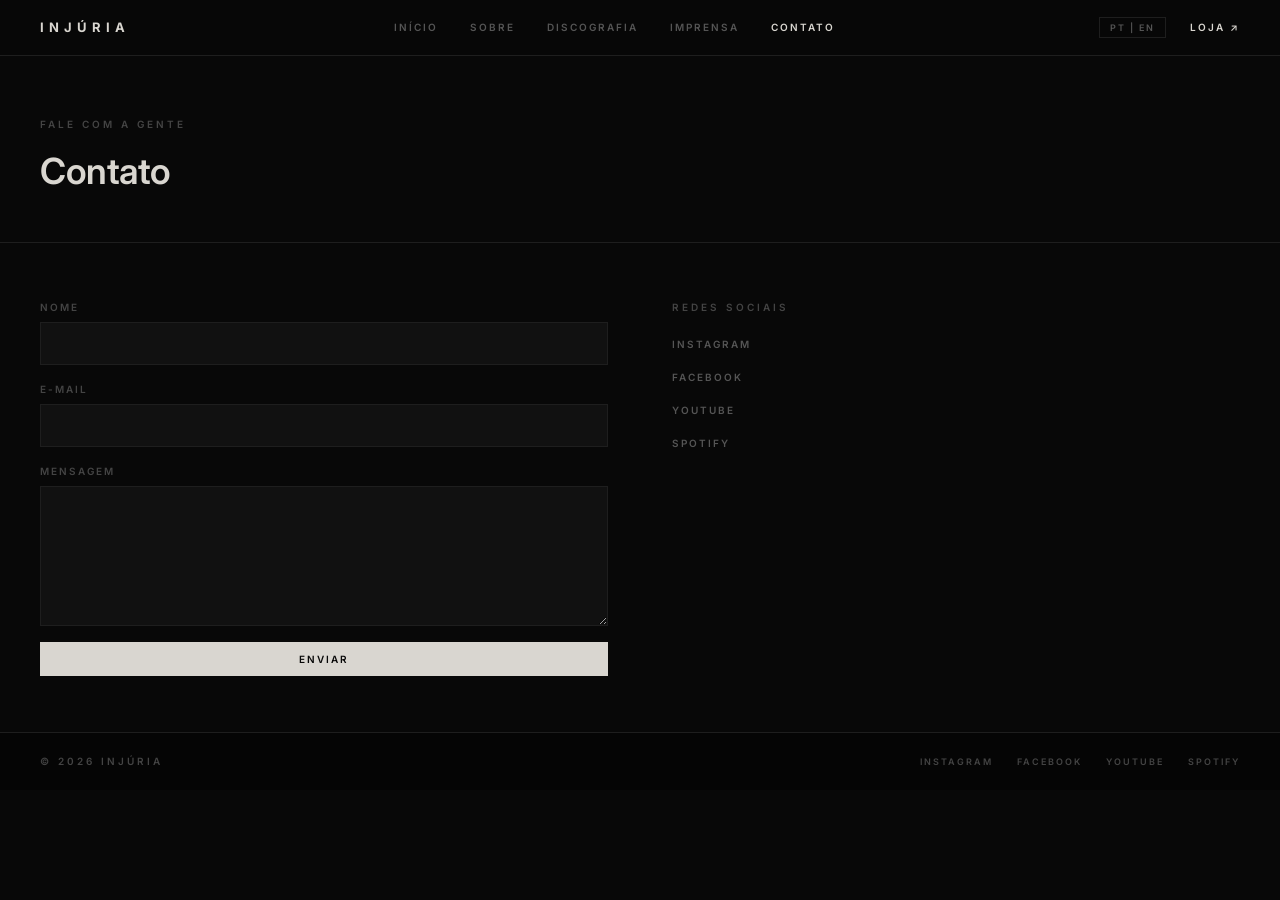
<file: contato.html>
<!DOCTYPE html>
<html lang="pt-BR">
<head>
  <meta charset="UTF-8">
  <meta name="viewport" content="width=device-width, initial-scale=1.0">
  <meta name="description" content="Entre em contato com o Injúria.">
  <title>INJÚRIA — Contato</title>
  <link rel="icon" type="image/png" href="/assets/images/favicon.png">
  <link rel="stylesheet" href="/css/style.css">
</head>
<body>
  <main>
    <div class="page-header">
      <p class="t-label" data-i18n="contact.label">Fale com a gente</p>
      <h1 class="t-title" data-i18n="contact.title">Contato</h1>
    </div>

    <section class="section contact-grid">
      <form class="contact-form"
            name="contato"
            method="POST"
            action="/obrigado.html"
            netlify
            data-netlify="true">
        <input type="hidden" name="form-name" value="contato">

        <div class="form-field">
          <label class="form-label" for="name" data-i18n="contact.name">Nome</label>
          <input class="form-input" type="text" id="name" name="name" required>
        </div>

        <div class="form-field">
          <label class="form-label" for="email" data-i18n="contact.email">E-mail</label>
          <input class="form-input" type="email" id="email" name="email" required>
        </div>

        <div class="form-field">
          <label class="form-label" for="message" data-i18n="contact.message">Mensagem</label>
          <textarea class="form-textarea" id="message" name="message" required></textarea>
        </div>

        <button class="btn btn-primary" type="submit" data-i18n="contact.submit">Enviar</button>
      </form>

      <div>
        <p class="t-label" style="margin-bottom:20px;" data-i18n="contact.socials">Redes sociais</p>
        <div class="socials-column">
          <a href="https://instagram.com/injuriaofficial" target="_blank" rel="noopener">Instagram</a>
          <a href="https://facebook.com/injuriaofficial" target="_blank" rel="noopener">Facebook</a>
          <a href="https://youtube.com/@injuriaofc" target="_blank" rel="noopener">YouTube</a>
          <a href="https://open.spotify.com/artist/6p0bP6LfWhWiQvW5s7W14O" target="_blank" rel="noopener">Spotify</a>
        </div>
      </div>
    </section>
  </main>

  <script src="/js/nav.js"></script>
  <script src="/js/i18n.js"></script>
  <script src="/js/main.js"></script>
</body>
</html>
</file>
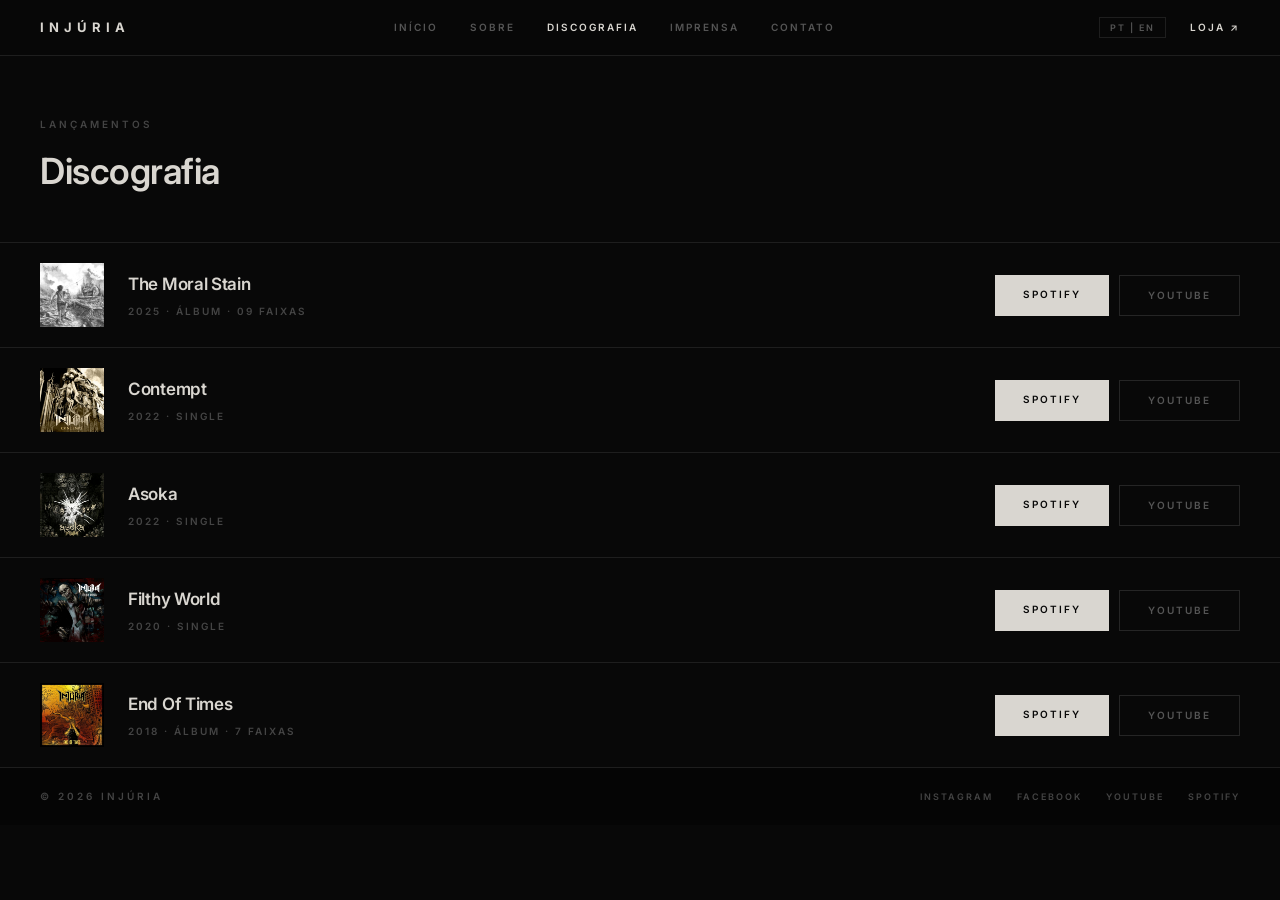
<file: discografia.html>
<!DOCTYPE html>
<html lang="pt-BR">
<head>
  <meta charset="UTF-8">
  <meta name="viewport" content="width=device-width, initial-scale=1.0">
  <meta name="description" content="Discografia do Injúria — todos os lançamentos.">
  <title>INJÚRIA — Discografia</title>
  <link rel="icon" type="image/png" href="/assets/images/favicon.png">
  <link rel="stylesheet" href="/css/style.css">
</head>
<body>
  <main>
    <div class="page-header">
      <p class="t-label" data-i18n="disco.label">Lançamentos</p>
      <h1 class="t-title" data-i18n="disco.title">Discografia</h1>
    </div>

    <div class="disco-list">

      <div class="disco-item">
        <img class="disco-cover" src="/assets/images/cover-the-moral-stain.jpg" alt="The Moral Stain" loading="lazy">
        <div class="disco-info">
          <p class="disco-title">The Moral Stain</p>
          <p class="disco-meta" data-i18n="disco.tms.meta">2025 · Álbum · 09 faixas</p>
        </div>
        <div class="disco-links">
          <a class="btn btn-primary" href="https://open.spotify.com/album/7xzG1VkanSUMJDL5G7sl78" target="_blank" rel="noopener">Spotify</a>
          <a class="btn btn-ghost" href="https://www.youtube.com/playlist?list=OLAK5uy_k0IyuEHRWnUzbN8qVCVYbFkHZyaKqDQwQ" target="_blank" rel="noopener">YouTube</a>
        </div>
      </div>

      <div class="disco-item">
        <img class="disco-cover" src="/assets/images/cover-contempt.jpg" alt="Contempt" loading="lazy">
        <div class="disco-info">
          <p class="disco-title">Contempt</p>
          <p class="disco-meta" data-i18n="disco.single.2022">2022 · Single</p>
        </div>
        <div class="disco-links">
          <a class="btn btn-primary" href="https://open.spotify.com/track/3TqiWpifK8QWYrI9nhct6K?si=1c7024bbd90749ed" target="_blank" rel="noopener">Spotify</a>
          <a class="btn btn-ghost" href="https://www.youtube.com/watch?v=kG06QMy55oI" target="_blank" rel="noopener">YouTube</a>
        </div>
      </div>

      <div class="disco-item">
        <img class="disco-cover" src="/assets/images/cover-asoka.jpg" alt="Asoka" loading="lazy">
        <div class="disco-info">
          <p class="disco-title">Asoka</p>
          <p class="disco-meta" data-i18n="disco.single.2022">2022 · Single</p>
        </div>
        <div class="disco-links">
          <a class="btn btn-primary" href="https://open.spotify.com/track/2bnsofqHrAuV5uSkhdJKwe?si=b57cd05043b14435" target="_blank" rel="noopener">Spotify</a>
          <a class="btn btn-ghost" href="https://www.youtube.com/watch?v=2BATPHrT7bQ" target="_blank" rel="noopener">YouTube</a>
        </div>
      </div>

      <div class="disco-item">
        <img class="disco-cover" src="/assets/images/cover-filthy-world.jpg" alt="Filthy World" loading="lazy">
        <div class="disco-info">
          <p class="disco-title">Filthy World</p>
          <p class="disco-meta" data-i18n="disco.single.2020">2020 · Single</p>
        </div>
        <div class="disco-links">
          <a class="btn btn-primary" href="https://open.spotify.com/track/3HkPQA5n6KL4ULTeGt6XP7?si=2a7e7ae950ba486d" target="_blank" rel="noopener">Spotify</a>
          <a class="btn btn-ghost" href="https://www.youtube.com/watch?v=WFp5o2i1xZg" target="_blank" rel="noopener">YouTube</a>
        </div>
      </div>

      <div class="disco-item">
        <img class="disco-cover" src="/assets/images/cover-end-of-times.jpg" alt="End Of Times" loading="lazy">
        <div class="disco-info">
          <p class="disco-title">End Of Times</p>
          <p class="disco-meta" data-i18n="disco.eot.meta">2018 · Álbum · 7 faixas</p>
        </div>
        <div class="disco-links">
          <a class="btn btn-primary" href="https://open.spotify.com/album/7nWmk6J2bEy3ld6A22cIgS" target="_blank" rel="noopener">Spotify</a>
          <a class="btn btn-ghost" href="https://www.youtube.com/playlist?list=OLAK5uy_nNRbARNIVJz75O6BWz_sSDSuM2AfzUt9I" target="_blank" rel="noopener">YouTube</a>
        </div>
      </div>

    </div>
  </main>

  <script src="/js/nav.js"></script>
  <script src="/js/i18n.js"></script>
  <script src="/js/main.js"></script>
</body>
</html>
</file>
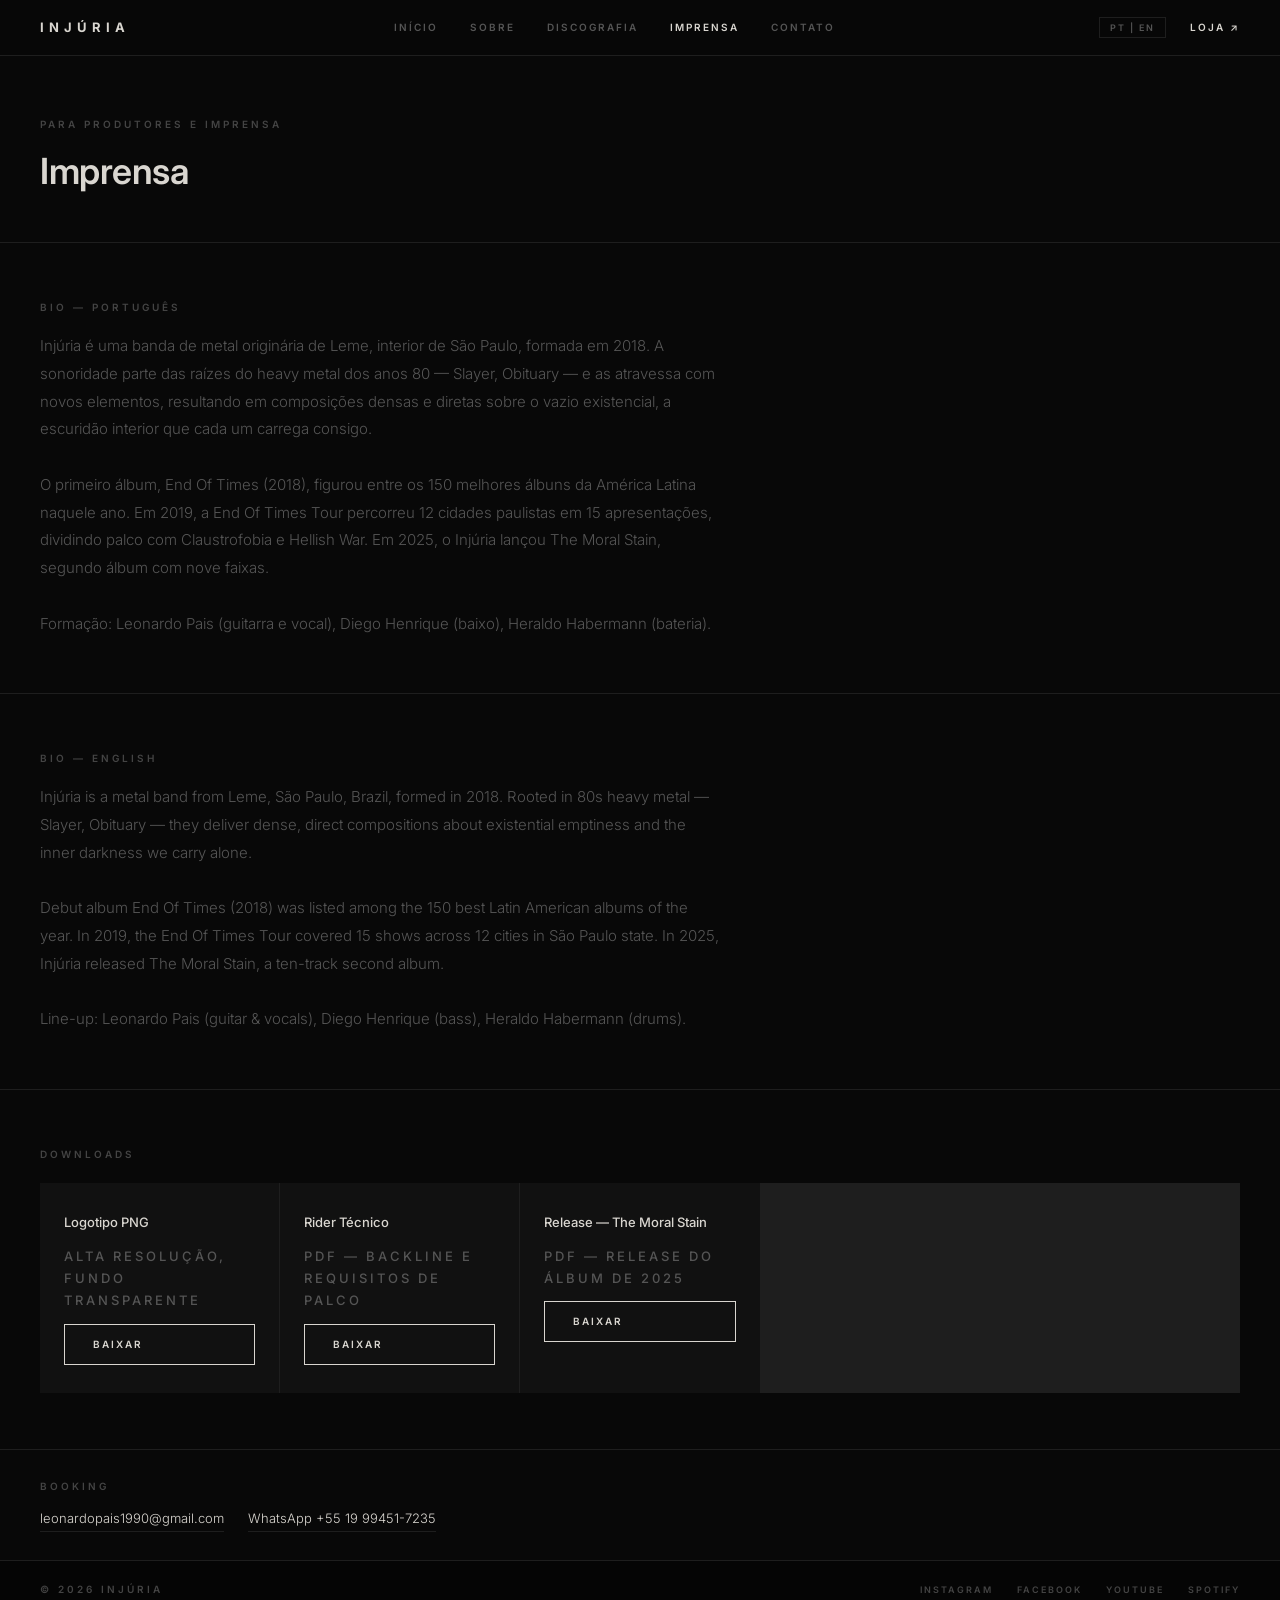
<file: imprensa.html>
<!DOCTYPE html>
<html lang="pt-BR">
<head>
  <meta charset="UTF-8">
  <meta name="viewport" content="width=device-width, initial-scale=1.0">
  <meta name="description" content="Injúria — Imprensa e Media Kit.">
  <title>INJÚRIA — Imprensa</title>
  <link rel="icon" type="image/png" href="/assets/images/favicon.png">
  <link rel="stylesheet" href="/css/style.css">
</head>
<body>
  <main>
    <div class="page-header">
      <p class="t-label" data-i18n="press.label">Para produtores e imprensa</p>
      <h1 class="t-title" data-i18n="press.title">Imprensa</h1>
    </div>

    <!-- Bio PT-BR — always displayed in Portuguese regardless of toggle -->
    <section class="section">
      <p class="t-label" style="margin-bottom:16px;" data-i18n="press.bio.pt.heading">Bio — Português</p>
      <div class="bio-block">
        <p class="bio-text t-muted">Injúria é uma banda de metal originária de Leme, interior de São Paulo, formada em 2018. A sonoridade parte das raízes do heavy metal dos anos 80 — Slayer, Obituary — e as atravessa com novos elementos, resultando em composições densas e diretas sobre o vazio existencial, a escuridão interior que cada um carrega consigo.

O primeiro álbum, End Of Times (2018), figurou entre os 150 melhores álbuns da América Latina naquele ano. Em 2019, a End Of Times Tour percorreu 12 cidades paulistas em 15 apresentações, dividindo palco com Claustrofobia e Hellish War. Em 2025, o Injúria lançou The Moral Stain, segundo álbum com nove faixas.

Formação: Leonardo Pais (guitarra e vocal), Diego Henrique (baixo), Heraldo Habermann (bateria).</p>
      </div>
    </section>

    <!-- Bio EN-US — always displayed in English regardless of toggle -->
    <section class="section">
      <p class="t-label" style="margin-bottom:16px;" data-i18n="press.bio.en.heading">Bio — English</p>
      <div class="bio-block">
        <p class="bio-text t-muted">Injúria is a metal band from Leme, São Paulo, Brazil, formed in 2018. Rooted in 80s heavy metal — Slayer, Obituary — they deliver dense, direct compositions about existential emptiness and the inner darkness we carry alone.

Debut album End Of Times (2018) was listed among the 150 best Latin American albums of the year. In 2019, the End Of Times Tour covered 15 shows across 12 cities in São Paulo state. In 2025, Injúria released The Moral Stain, a ten-track second album.

Line-up: Leonardo Pais (guitar & vocals), Diego Henrique (bass), Heraldo Habermann (drums).</p>
      </div>
    </section>

    <section class="section">
      <p class="t-label" style="margin-bottom:20px;" data-i18n="press.downloads.label">Downloads</p>
      <div class="downloads-grid">
        <div class="download-card">
          <p data-i18n="press.dl.logo">Logotipo PNG</p>
          <p class="t-label t-muted" data-i18n="press.dl.logo.desc">Alta resolução, fundo transparente</p>
          <a class="btn btn-outline" href="/assets/downloads/logotipo-injuria.png" download data-i18n="press.dl.cta">Baixar</a>
        </div>
        <div class="download-card">
          <p data-i18n="press.dl.rider">Rider Técnico</p>
          <p class="t-label t-muted" data-i18n="press.dl.rider.desc">PDF — backline e requisitos de palco</p>
          <a class="btn btn-outline" href="/assets/downloads/rider-tecnico.pdf" download data-i18n="press.dl.cta">Baixar</a>
        </div>
        <div class="download-card">
          <p data-i18n="press.dl.release">Release — The Moral Stain</p>
          <p class="t-label t-muted" data-i18n="press.dl.release.desc">PDF — release do álbum de 2025</p>
          <a class="btn btn-outline" href="/assets/downloads/release-the-moral-stain.pdf" download data-i18n="press.dl.cta">Baixar</a>
        </div>
      </div>
    </section>

    <section class="section-sm">
      <p class="t-label" style="margin-bottom:10px;" data-i18n="press.booking.label">Booking</p>
      <div class="booking-contacts">
        <a href="mailto:leonardopais1990@gmail.com">leonardopais1990@gmail.com</a>
        <a href="https://wa.me/5519994517235" target="_blank" rel="noopener">WhatsApp +55 19 99451-7235</a>
      </div>
    </section>
  </main>

  <script src="/js/nav.js"></script>
  <script src="/js/i18n.js"></script>
  <script src="/js/main.js"></script>
</body>
</html>
</file>
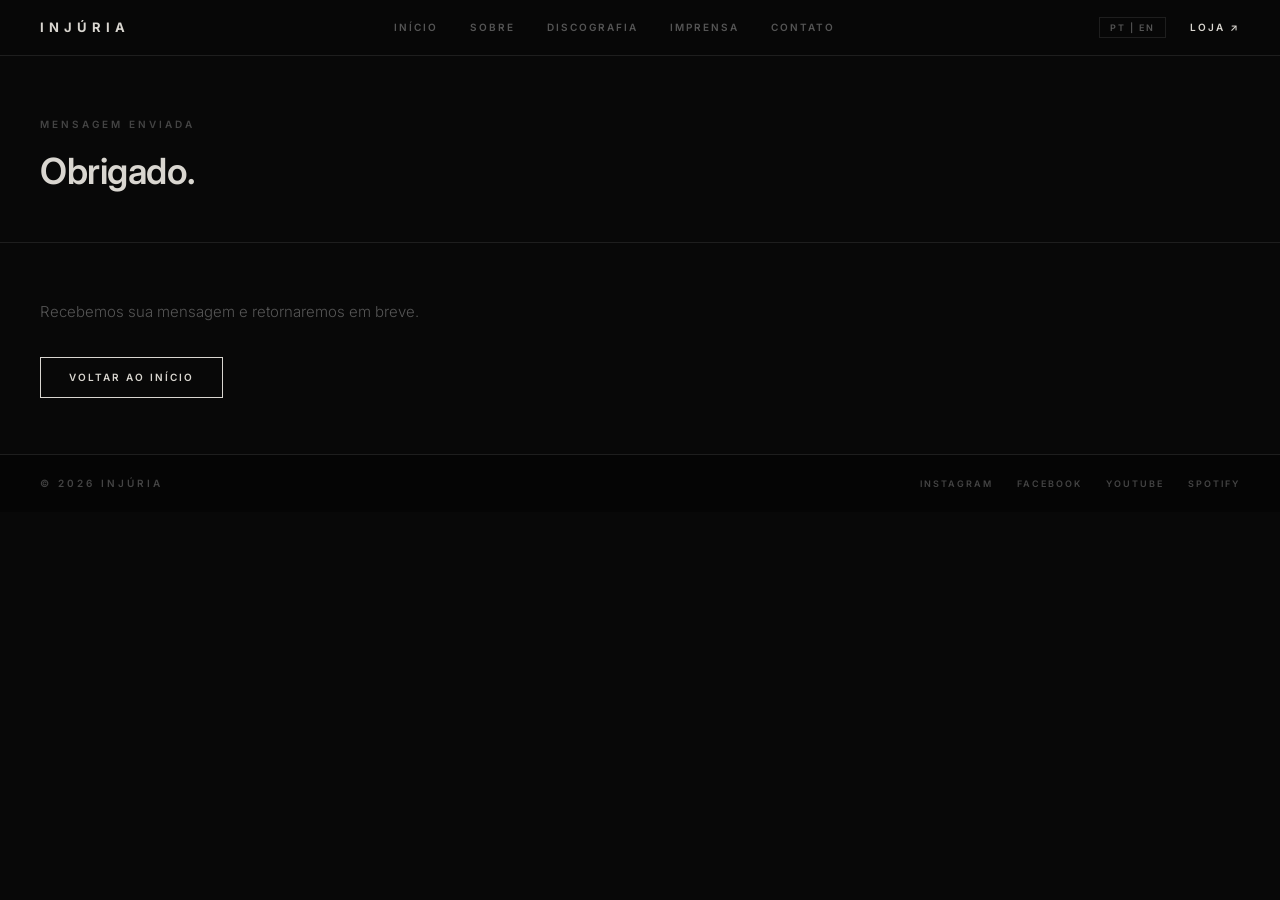
<file: obrigado.html>
<!DOCTYPE html>
<html lang="pt-BR">
<head>
  <meta charset="UTF-8">
  <meta name="viewport" content="width=device-width, initial-scale=1.0">
  <title>INJÚRIA — Mensagem enviada</title>
  <link rel="icon" type="image/png" href="/assets/images/favicon.png">
  <link rel="stylesheet" href="/css/style.css">
</head>
<body>
  <main>
    <div class="page-header">
      <p class="t-label">Mensagem enviada</p>
      <h1 class="t-title">Obrigado.</h1>
    </div>
    <section class="section">
      <p class="t-muted" style="font-size:15px;max-width:480px;">Recebemos sua mensagem e retornaremos em breve.</p>
      <div class="btn-row" style="margin-top:32px;">
        <a class="btn btn-outline" href="/">Voltar ao início</a>
      </div>
    </section>
  </main>

  <script src="/js/nav.js"></script>
  <script src="/js/i18n.js"></script>
</body>
</html>
</file>
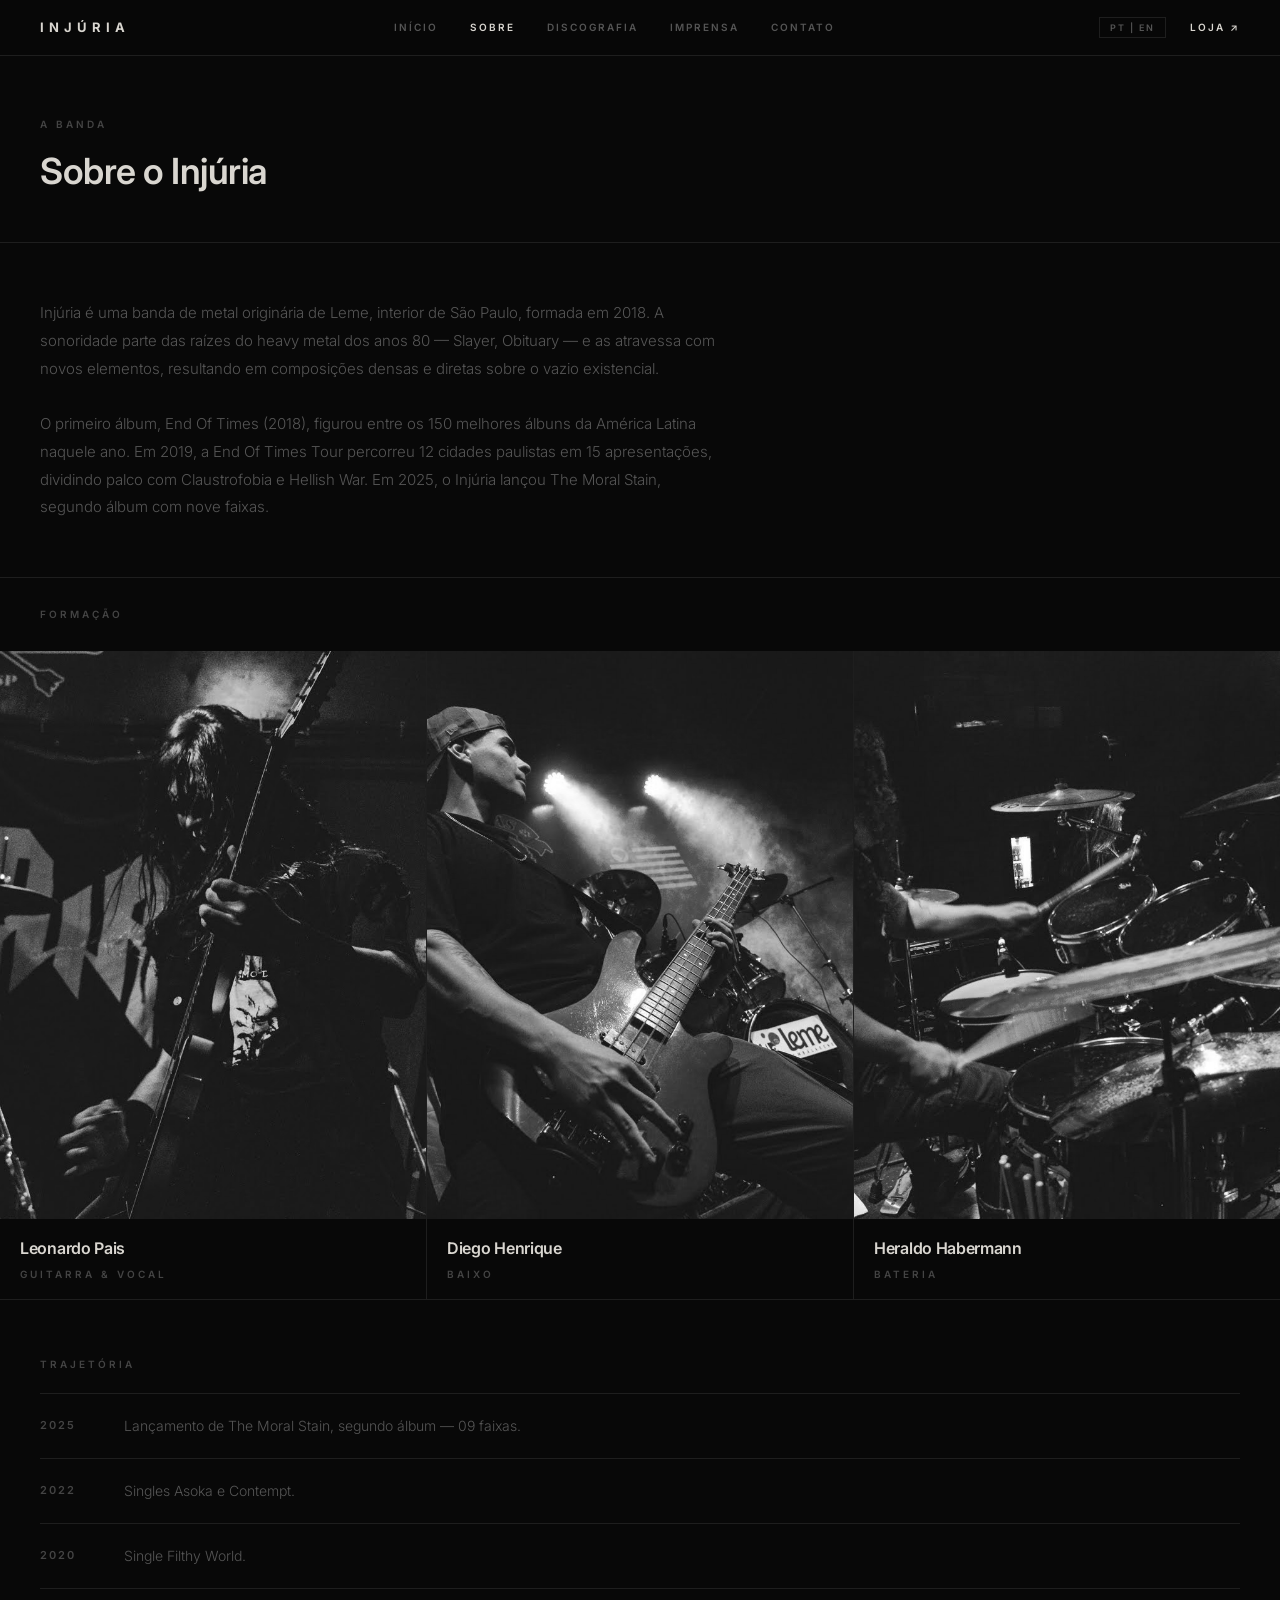
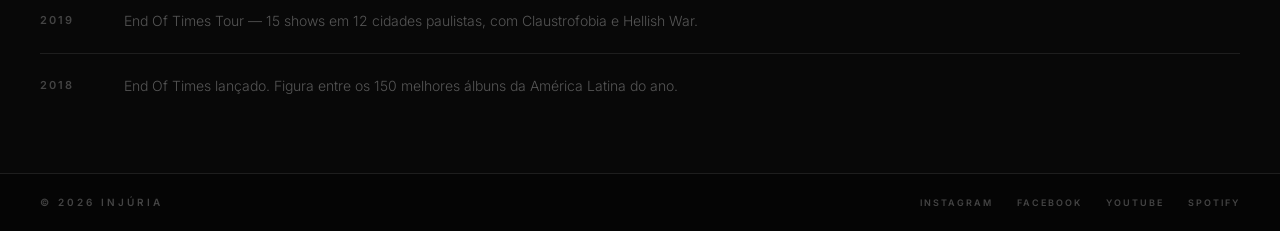
<file: sobre.html>
<!DOCTYPE html>
<html lang="pt-BR">
<head>
  <meta charset="UTF-8">
  <meta name="viewport" content="width=device-width, initial-scale=1.0">
  <meta name="description" content="Sobre o Injúria — Banda de metal de Leme, São Paulo.">
  <title>INJÚRIA — Sobre</title>
  <link rel="icon" type="image/png" href="/assets/images/favicon.png">
  <link rel="stylesheet" href="/css/style.css">
</head>
<body>
  <main>
    <div class="page-header">
      <p class="t-label" data-i18n="about.label">A banda</p>
      <h1 class="t-title" data-i18n="about.title">Sobre o Injúria</h1>
    </div>

    <section class="section">
      <div class="bio-block">
        <p class="bio-text t-muted" data-i18n="about.bio">Injúria é uma banda de metal originária de Leme, interior de São Paulo, formada em 2018. A sonoridade parte das raízes do heavy metal dos anos 80 — Slayer, Obituary — e as atravessa com novos elementos, resultando em composições densas e diretas sobre o vazio existencial.

O primeiro álbum, End Of Times (2018), figurou entre os 150 melhores álbuns da América Latina naquele ano. Em 2019, a End Of Times Tour percorreu 12 cidades paulistas em 15 apresentações, dividindo palco com Claustrofobia e Hellish War. Em 2025, o Injúria lançou The Moral Stain, segundo álbum com nove faixas.</p>
      </div>
    </section>

    <section style="border-top:1px solid var(--border);">
      <div class="section-sm" style="border-top:none;">
        <p class="t-label" data-i18n="about.members.label">Formação</p>
      </div>
      <div class="members-grid">
        <div class="member-cell">
          <img class="member-photo" src="/assets/images/member-leonardo.jpg" alt="Leonardo Pais" loading="lazy">
          <div class="member-info">
            <p class="member-name">Leonardo Pais</p>
            <p class="t-label" data-i18n="about.role.guitar">Guitarra & Vocal</p>
          </div>
        </div>
        <div class="member-cell">
          <img class="member-photo" src="/assets/images/member-diego.jpg" alt="Diego Henrique" loading="lazy">
          <div class="member-info">
            <p class="member-name">Diego Henrique</p>
            <p class="t-label" data-i18n="about.role.bass">Baixo</p>
          </div>
        </div>
        <div class="member-cell">
          <img class="member-photo" src="/assets/images/member-heraldo.jpg" alt="Heraldo Habermann" loading="lazy">
          <div class="member-info">
            <p class="member-name">Heraldo Habermann</p>
            <p class="t-label" data-i18n="about.role.drums">Bateria</p>
          </div>
        </div>
      </div>
    </section>

    <section class="section">
      <p class="t-label" style="margin-bottom:20px;" data-i18n="about.timeline.label">Trajetória</p>
      <div class="timeline">
        <div class="timeline-item">
          <span class="timeline-year">2025</span>
          <p class="timeline-text" data-i18n="about.tl.2025">Lançamento de The Moral Stain, segundo álbum — 09 faixas.</p>
        </div>
        <div class="timeline-item">
          <span class="timeline-year">2022</span>
          <p class="timeline-text" data-i18n="about.tl.2022">Singles Asoka e Contempt.</p>
        </div>
        <div class="timeline-item">
          <span class="timeline-year">2020</span>
          <p class="timeline-text" data-i18n="about.tl.2020">Single Filthy World.</p>
        </div>
        <div class="timeline-item">
          <span class="timeline-year">2019</span>
          <p class="timeline-text" data-i18n="about.tl.2019">End Of Times Tour — 15 shows em 12 cidades paulistas, com Claustrofobia e Hellish War.</p>
        </div>
        <div class="timeline-item">
          <span class="timeline-year">2018</span>
          <p class="timeline-text" data-i18n="about.tl.2018">End Of Times lançado. Figura entre os 150 melhores álbuns da América Latina do ano.</p>
        </div>
      </div>
    </section>
  </main>

  <script src="/js/nav.js"></script>
  <script src="/js/i18n.js"></script>
  <script src="/js/main.js"></script>
</body>
</html>
</file>
<file: css/style.css>
@import url('https://fonts.googleapis.com/css2?family=Inter:wght@300;400;500;600;700&display=swap');

/* ── Variables ── */
:root {
  --text:    #D9D6D0;
  --bg:      #080808;
  --surface: #111111;
  --border:  #1E1E1E;
  --muted:   #555555;
  --label:   #444444;
  --font:    'Inter', system-ui, sans-serif;
}

/* ── Reset ── */
*, *::before, *::after { box-sizing: border-box; margin: 0; padding: 0; }
html { scroll-behavior: smooth; }
body {
  background: var(--bg);
  color: var(--text);
  font-family: var(--font);
  font-size: 15px;
  line-height: 1.7;
  font-weight: 300;
  -webkit-font-smoothing: antialiased;
}
img { display: block; max-width: 100%; }
a { color: inherit; text-decoration: none; }
button { cursor: pointer; font-family: var(--font); }

/* ── Typography ── */
.t-heading { font-size: clamp(40px, 7vw, 64px); font-weight: 700; letter-spacing: -2px; line-height: 1; }
.t-title   { font-size: clamp(22px, 4vw, 36px); font-weight: 600; letter-spacing: -0.5px; }
.t-label   { font-size: 10px; font-weight: 600; letter-spacing: 3px; text-transform: uppercase; color: var(--label); }
.t-muted   { color: var(--muted); }

/* ── Layout ── */
.section    { padding: 56px 40px; border-top: 1px solid var(--border); }
.section-sm { padding: 28px 40px; border-top: 1px solid var(--border); }
main { padding-top: 56px; }

/* ── Buttons ── */
.btn { display: inline-block; padding: 11px 28px; font-size: 10px; font-weight: 600; letter-spacing: 2px; text-transform: uppercase; border: none; transition: opacity 0.15s; }
.btn:hover { opacity: 0.75; }
.btn-primary { background: var(--text); color: var(--bg); }
.btn-outline  { background: transparent; color: var(--text); border: 1px solid var(--text); }
.btn-ghost    { background: transparent; color: var(--muted); border: 1px solid #252525; }
.btn-row { display: flex; gap: 10px; flex-wrap: wrap; }

/* ── Nav ── */
.nav {
  position: fixed; top: 0; left: 0; right: 0; z-index: 100;
  height: 56px; display: flex; align-items: center; justify-content: space-between;
  padding: 0 40px;
  background: rgba(8,8,8,0.96);
  border-bottom: 1px solid var(--border);
  backdrop-filter: blur(8px);
}
.nav-logo { font-size: 13px; font-weight: 700; letter-spacing: 5px; text-transform: uppercase; }
.nav-links { display: flex; gap: 32px; }
.nav-links a { font-size: 10px; font-weight: 600; letter-spacing: 2px; text-transform: uppercase; color: var(--muted); transition: color 0.15s; }
.nav-links a:hover, .nav-links a.active { color: var(--text); }
.nav-right { display: flex; align-items: center; gap: 24px; }
.lang-toggle {
  background: none; border: 1px solid var(--border);
  color: var(--muted); font-size: 9px; font-weight: 600;
  letter-spacing: 2px; text-transform: uppercase; padding: 4px 10px;
  transition: all 0.15s;
}
.lang-toggle:hover { border-color: var(--muted); color: var(--text); }
.nav-store { font-size: 10px; font-weight: 600; letter-spacing: 2px; text-transform: uppercase; }

/* ── Footer ── */
.footer {
  border-top: 1px solid var(--border);
  padding: 20px 40px;
  display: flex; align-items: center; justify-content: space-between;
  background: #050505;
}
.footer-socials { display: flex; gap: 24px; }
.footer-socials a { font-size: 9px; font-weight: 600; letter-spacing: 2px; text-transform: uppercase; color: var(--label); transition: color 0.15s; }
.footer-socials a:hover { color: var(--text); }

/* ── Hero ── */
.hero { position: relative; height: 100vh; min-height: 520px; overflow: hidden; }
.hero-img { position: absolute; inset: 0; width: 100%; height: 100%; object-fit: cover; object-position: center top; }
.hero-overlay { position: absolute; inset: 0; background: linear-gradient(to top, rgba(8,8,8,0.92) 0%, rgba(8,8,8,0.1) 55%, transparent 100%); }
.hero-content { position: absolute; bottom: 40px; left: 40px; right: 40px; display: flex; align-items: flex-end; justify-content: space-between; }

/* ── Release ── */
.release { display: flex; gap: 32px; align-items: flex-start; margin-top: 20px; }
.release-cover { width: 100px; height: 100px; flex-shrink: 0; object-fit: cover; background: var(--surface); }
.release-title { font-size: clamp(22px, 4vw, 32px); font-weight: 600; letter-spacing: -0.8px; margin: 6px 0 10px; }
.release-desc { font-size: 14px; color: var(--muted); margin-bottom: 20px; }

/* ── Video grid ── */
.video-grid { display: grid; grid-template-columns: repeat(3, 1fr); gap: 1px; background: var(--border); }
.video-cell { background: var(--bg); cursor: pointer; }
.video-thumb-wrap { position: relative; aspect-ratio: 16/9; overflow: hidden; background: var(--surface); }
.video-thumb-wrap img { width: 100%; height: 100%; object-fit: cover; transition: opacity 0.2s; }
.video-cell:hover .video-thumb-wrap img { opacity: 0.7; }
.video-play-icon {
  position: absolute; inset: 0; display: flex; align-items: center; justify-content: center;
  font-size: 24px; color: var(--text); pointer-events: none;
  opacity: 0; transition: opacity 0.2s;
}
.video-cell:hover .video-play-icon { opacity: 1; }
.video-cell iframe { width: 100%; aspect-ratio: 16/9; border: none; display: block; }
.video-meta { padding: 16px 20px; }
.video-meta p { font-size: 13px; font-weight: 500; margin-top: 4px; }

/* ── Merch strip ── */
.merch-strip { display: flex; align-items: center; justify-content: space-between; }
.merch-title { font-size: 17px; font-weight: 500; margin-top: 6px; }

/* ── Shows ── */
.shows-contact { display: flex; gap: 20px; margin-top: 12px; flex-wrap: wrap; }
.shows-contact a { font-size: 10px; font-weight: 600; letter-spacing: 2px; text-transform: uppercase; color: var(--text); border-bottom: 1px solid var(--border); padding-bottom: 2px; transition: border-color 0.15s; }
.shows-contact a:hover { border-color: var(--text); }

/* ── Streaming bar ── */
.streaming-bar { display: flex; align-items: center; gap: 32px; background: #050505; padding: 14px 40px; border-top: 1px solid var(--border); flex-wrap: wrap; }
.streaming-bar a { font-size: 10px; font-weight: 600; letter-spacing: 1px; text-transform: uppercase; color: var(--label); transition: color 0.15s; }
.streaming-bar a:hover { color: var(--text); }

/* ── Page header ── */
.page-header { padding: 60px 40px 40px; }
.page-header .t-title { margin-top: 8px; }

/* ── Members ── */
.members-grid { display: grid; grid-template-columns: repeat(3, 1fr); gap: 1px; background: var(--border); }
.member-cell { background: var(--bg); }
.member-photo { width: 100%; aspect-ratio: 3/4; object-fit: cover; background: var(--surface); }
.member-info { padding: 16px 20px; }
.member-name { font-size: 16px; font-weight: 600; letter-spacing: -0.3px; margin-bottom: 4px; }

/* ── Timeline ── */
.timeline { display: flex; flex-direction: column; }
.timeline-item { display: flex; gap: 32px; padding: 20px 0; border-top: 1px solid var(--border); }
.timeline-year { font-size: 11px; font-weight: 600; letter-spacing: 2px; flex-shrink: 0; width: 52px; color: var(--label); padding-top: 2px; }
.timeline-text { font-size: 14px; color: var(--muted); }

/* ── Discography ── */
.disco-list { display: flex; flex-direction: column; }
.disco-item { display: flex; gap: 24px; align-items: center; padding: 20px 40px; border-top: 1px solid var(--border); transition: background 0.15s; }
.disco-item:hover { background: var(--surface); }
.disco-cover { width: 64px; height: 64px; flex-shrink: 0; object-fit: cover; background: var(--surface); }
.disco-info { flex: 1; }
.disco-title { font-size: 17px; font-weight: 600; letter-spacing: -0.3px; }
.disco-meta { font-size: 10px; font-weight: 600; letter-spacing: 2px; text-transform: uppercase; color: var(--label); margin-top: 4px; }
.disco-links { display: flex; gap: 10px; flex-shrink: 0; }

/* ── Press / Imprensa ── */
.bio-block { max-width: 680px; }
.bio-text { font-size: 15px; line-height: 1.85; color: var(--muted); white-space: pre-line; }
.downloads-grid { display: grid; grid-template-columns: repeat(auto-fill, minmax(220px, 1fr)); gap: 1px; background: var(--border); }
.download-card { background: var(--surface); padding: 28px 24px; display: flex; flex-direction: column; gap: 12px; }
.download-card p { font-size: 13px; font-weight: 500; }
.booking-contacts { display: flex; gap: 24px; flex-wrap: wrap; margin-top: 12px; }
.booking-contacts a { font-size: 13px; color: var(--text); border-bottom: 1px solid var(--border); padding-bottom: 2px; transition: border-color 0.15s; }
.booking-contacts a:hover { border-color: var(--text); }

/* ── Contact form ── */
.contact-grid { display: grid; grid-template-columns: 1fr 1fr; gap: 64px; align-items: start; }
.contact-form { display: flex; flex-direction: column; gap: 16px; }
.form-field { display: flex; flex-direction: column; gap: 6px; }
.form-label { font-size: 10px; font-weight: 600; letter-spacing: 2px; text-transform: uppercase; color: var(--label); }
.form-input, .form-textarea {
  background: var(--surface); border: 1px solid var(--border);
  color: var(--text); font-family: var(--font); font-size: 14px;
  font-weight: 300; padding: 12px 16px; width: 100%; outline: none;
  transition: border-color 0.15s;
}
.form-input:focus, .form-textarea:focus { border-color: var(--muted); }
.form-textarea { resize: vertical; min-height: 140px; }
.socials-column { display: flex; flex-direction: column; gap: 16px; margin-top: 20px; }
.socials-column a { font-size: 10px; font-weight: 600; letter-spacing: 2px; text-transform: uppercase; color: var(--muted); transition: color 0.15s; }
.socials-column a:hover { color: var(--text); }

/* ── Hamburger ── */
.nav-menu-btn {
  display: none; background: none; border: none;
  color: var(--text); font-size: 20px; line-height: 1; padding: 4px;
}

/* ── Responsive ── */
@media (max-width: 768px) {
  /* Nav */
  .nav { padding: 0 20px; }
  .nav-links { display: none; }
  .nav-menu-btn { display: block; }
  .nav-open .nav-links {
    display: flex; flex-direction: column;
    position: fixed; top: 56px; left: 0; right: 0; z-index: 99;
    background: rgba(8,8,8,0.98); border-bottom: 1px solid var(--border);
    padding: 20px; gap: 20px; backdrop-filter: blur(8px);
  }
  .nav-open .nav-links a { font-size: 11px; }

  /* Layout */
  .section    { padding: 40px 20px; }
  .section-sm { padding: 20px; }
  .page-header { padding: 40px 20px 28px; }

  /* Hero */
  .hero-content { bottom: 24px; left: 20px; right: 20px; }

  /* Release */
  .release { gap: 16px; }
  .release-cover { width: 80px; height: 80px; }

  /* Video */
  .video-grid { grid-template-columns: 1fr; }

  /* Merch */
  .merch-strip { flex-direction: column; align-items: flex-start; gap: 16px; }

  /* Streaming */
  .streaming-bar { padding: 14px 20px; gap: 20px; }

  /* Footer */
  .footer { padding: 20px; flex-direction: column; align-items: flex-start; gap: 16px; }

  /* Members */
  .members-grid { grid-template-columns: 1fr; }

  /* Discography */
  .disco-item { padding: 16px 20px; }

  /* Contact */
  .contact-grid { grid-template-columns: 1fr; gap: 40px; }
}
</file>
